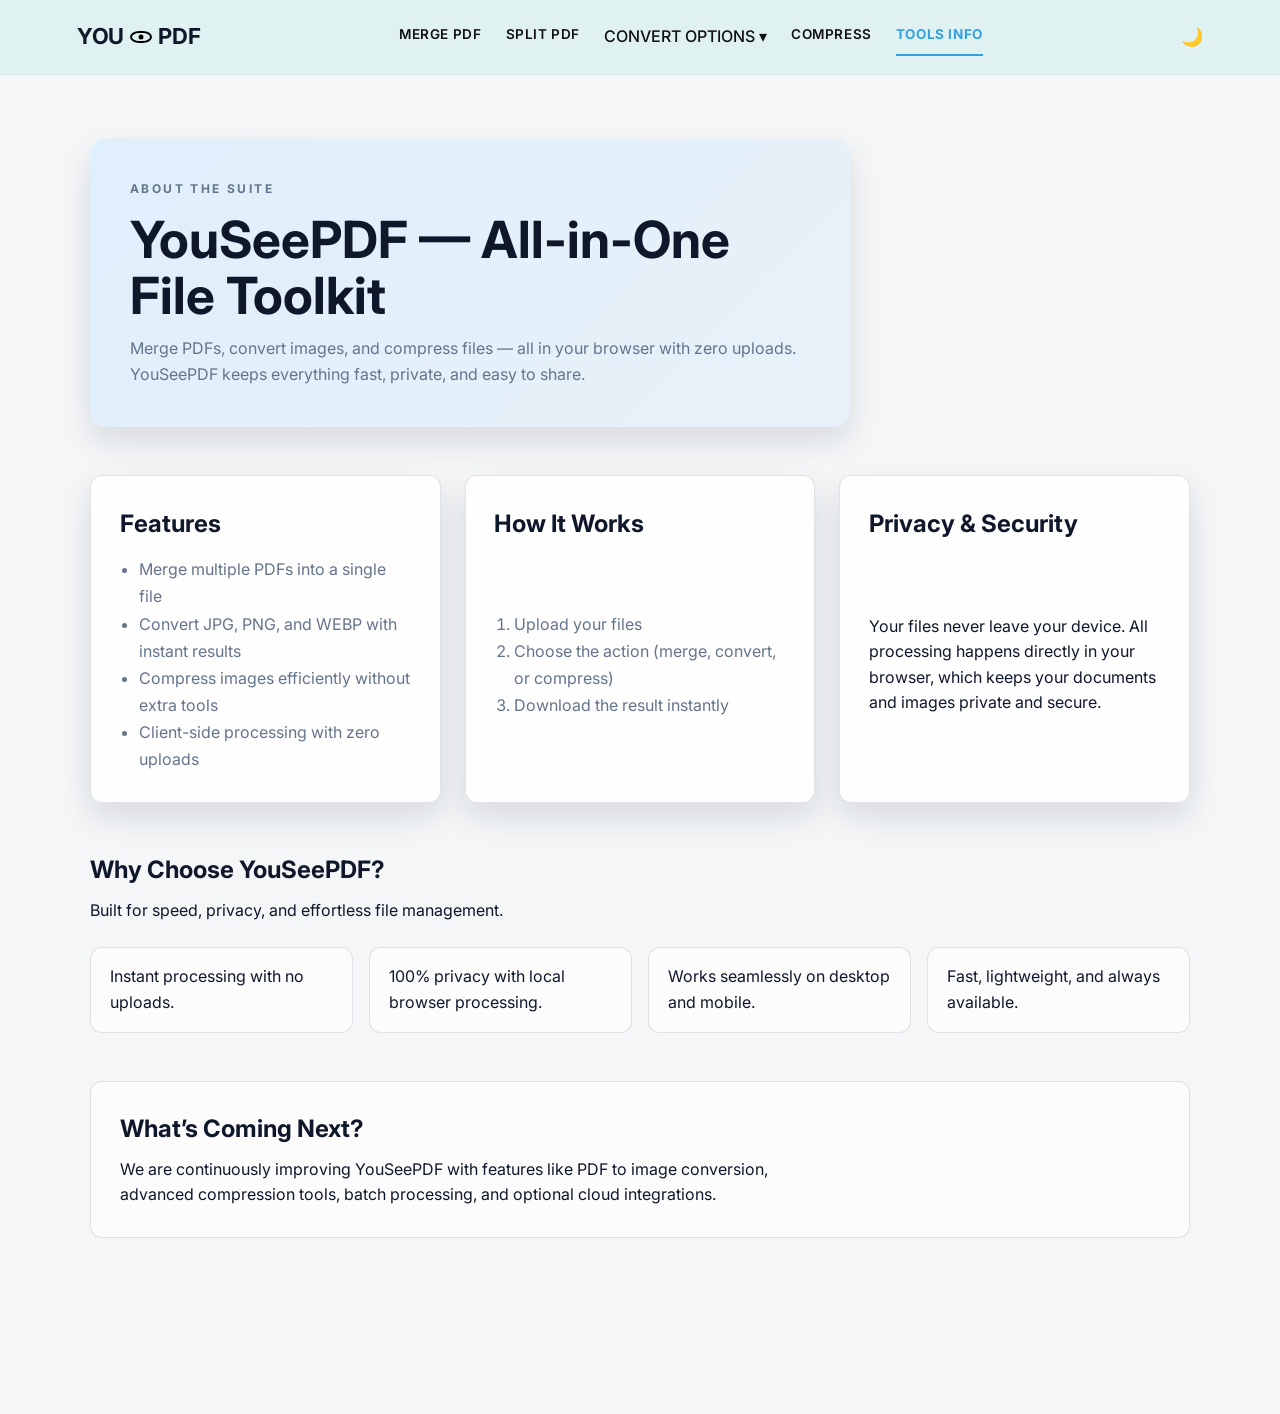
<file: about.html>
<!DOCTYPE html>
<html lang="en" data-theme="light">
  <head>
    <link rel="canonical" href="https://youseepdf.netlify.app/about.html" />
    <title>About YouSeePDF</title>
    <meta
      name="description"
      content="Learn how YouSeePDF helps you merge PDFs, convert images, and compress files."
    />
    <meta name="author" content="YouSeePDF" />
    <meta name="robots" content="index, follow" />
    <meta charset="UTF-8" />
    <meta name="viewport" content="width=device-width, initial-scale=1.0" />
    <link rel="icon" href="./favicon.ico" />

    <script>
      (function () {
        const savedTheme =
          localStorage.getItem("theme") || localStorage.getItem("pdf-theme");
        if (savedTheme === "dark") {
          document.documentElement.setAttribute("data-theme", "dark");
          localStorage.setItem("theme", "dark");
        } else {
          document.documentElement.setAttribute("data-theme", "light");
          localStorage.setItem("theme", "light");
        }
      })();
    </script>

    <link rel="preconnect" href="https://fonts.googleapis.com" />
    <link rel="preconnect" href="https://fonts.gstatic.com" crossorigin />
    <link
      href="https://fonts.googleapis.com/css2?family=Inter:wght@400;500;600;700&display=swap"
      rel="stylesheet"
    />
    <link rel="stylesheet" href="./styles/styles.css" />
  </head>
  <body>
    <header class="site-header">
      <nav class="navbar">
        <div class="logo">
          <span class="logo-text">
            YOU<span class="logo-eye"></span>PDF
          </span>
        </div>
        
        <!-- Scalable SaaS Navigation -->
        <div class="nav-links">
          <a href="/index.html" class="nav-item">Merge PDF</a>
          <a href="/split.html" class="nav-item">Split PDF</a>
          
          <!-- Convert Dropdown Tool Registry -->
          <div class="nav-dropdown" aria-haspopup="true" aria-expanded="false" tabindex="0">
            <span class="nav-item dropdown-toggle">CONVERT OPTIONS ▾</span>
            <div class="dropdown-menu">
              <div class="dropdown-group">
                <span class="dropdown-header">Convert To PDF</span>
                <a href="/convert.html?type=jpg-to-pdf">JPG to PDF</a>
                <a href="/convert.html?type=png-to-pdf">PNG to PDF</a>
              </div>
              <div class="dropdown-group">
                <span class="dropdown-header">Convert From PDF</span>
                <a href="/convert.html?type=pdf-to-jpg">PDF to JPG</a>
                <a href="/convert.html?type=pdf-to-png">PDF to PNG</a>
              </div>
            </div>
          </div>
          
          <!-- Future-ready expansion slot -->
          <a href="/compress.html" class="nav-item">Compress</a>
          <a href="/about.html" class="nav-item active">Tools Info</a>
        </div>

        <button id="themeToggle" class="theme-icon" type="button" aria-label="Toggle theme"></button>
      </nav>
    </header>

    <main>
      <section class="about-page container">
        <div class="about-hero about-hero-card">
          <p class="eyebrow">About the suite</p>
          <h1>YouSeePDF — All-in-One File Toolkit</h1>
          <p>
            Merge PDFs, convert images, and compress files — all in your browser with zero uploads.
            YouSeePDF keeps everything fast, private, and easy to share.
          </p>
        </div>

        <div class="about-grid">
          <article class="about-card">
            <h2>Features</h2>
            <ul>
              <li>Merge multiple PDFs into a single file</li>
              <li>Convert JPG, PNG, and WEBP with instant results</li>
              <li>Compress images efficiently without extra tools</li>
              <li>Client-side processing with zero uploads</li>
            </ul>
          </article>

          <article class="about-card">
            <h2>How It Works</h2>
            <ol>
              <li>Upload your files</li>
              <li>Choose the action (merge, convert, or compress)</li>
              <li>Download the result instantly</li>
            </ol>
          </article>

          <article class="about-card">
            <h2>Privacy & Security</h2>
            <p>
              Your files never leave your device. All processing happens directly in your browser,
              which keeps your documents and images private and secure.
            </p>
          </article>
        </div>

        <section class="about-section">
          <div class="about-section-header">
            <h2>Why Choose YouSeePDF?</h2>
            <p>Built for speed, privacy, and effortless file management.</p>
          </div>
          <div class="trust-grid">
            <div class="trust-card">Instant processing with no uploads.</div>
            <div class="trust-card">100% privacy with local browser processing.</div>
            <div class="trust-card">Works seamlessly on desktop and mobile.</div>
            <div class="trust-card">Fast, lightweight, and always available.</div>
          </div>
        </section>

        <section class="about-section future-section">
          <div class="about-section-header">
            <h2>What’s Coming Next?</h2>
            <p>
              We are continuously improving YouSeePDF with features like PDF to image conversion,
              advanced compression tools, batch processing, and optional cloud integrations.
            </p>
          </div>
        </section>
      </section>
    </main>

    <script>
      (function () {
        const themeToggle = document.getElementById("themeToggle");
        const syncThemeIcon = (theme) => {
          if (!themeToggle) return;
          themeToggle.textContent = theme === "dark" ? "☀️" : "🌙";
        };
        const initTheme = () => {
          const stored = localStorage.getItem("theme") || localStorage.getItem("pdf-theme");
          if (stored) {
            document.documentElement.setAttribute("data-theme", stored);
            localStorage.setItem("theme", stored);
          }
          syncThemeIcon(stored || document.documentElement.getAttribute("data-theme") || "light");
        };
        const toggleTheme = () => {
          const current = document.documentElement.getAttribute("data-theme");
          const next = current === "dark" ? "light" : "dark";
          document.documentElement.setAttribute("data-theme", next);
          localStorage.setItem("theme", next);
          syncThemeIcon(next);
        };
        if (themeToggle) {
          themeToggle.addEventListener("click", toggleTheme);
          initTheme();
        }
      })();
    </script>
  </body>
</html>
</file>
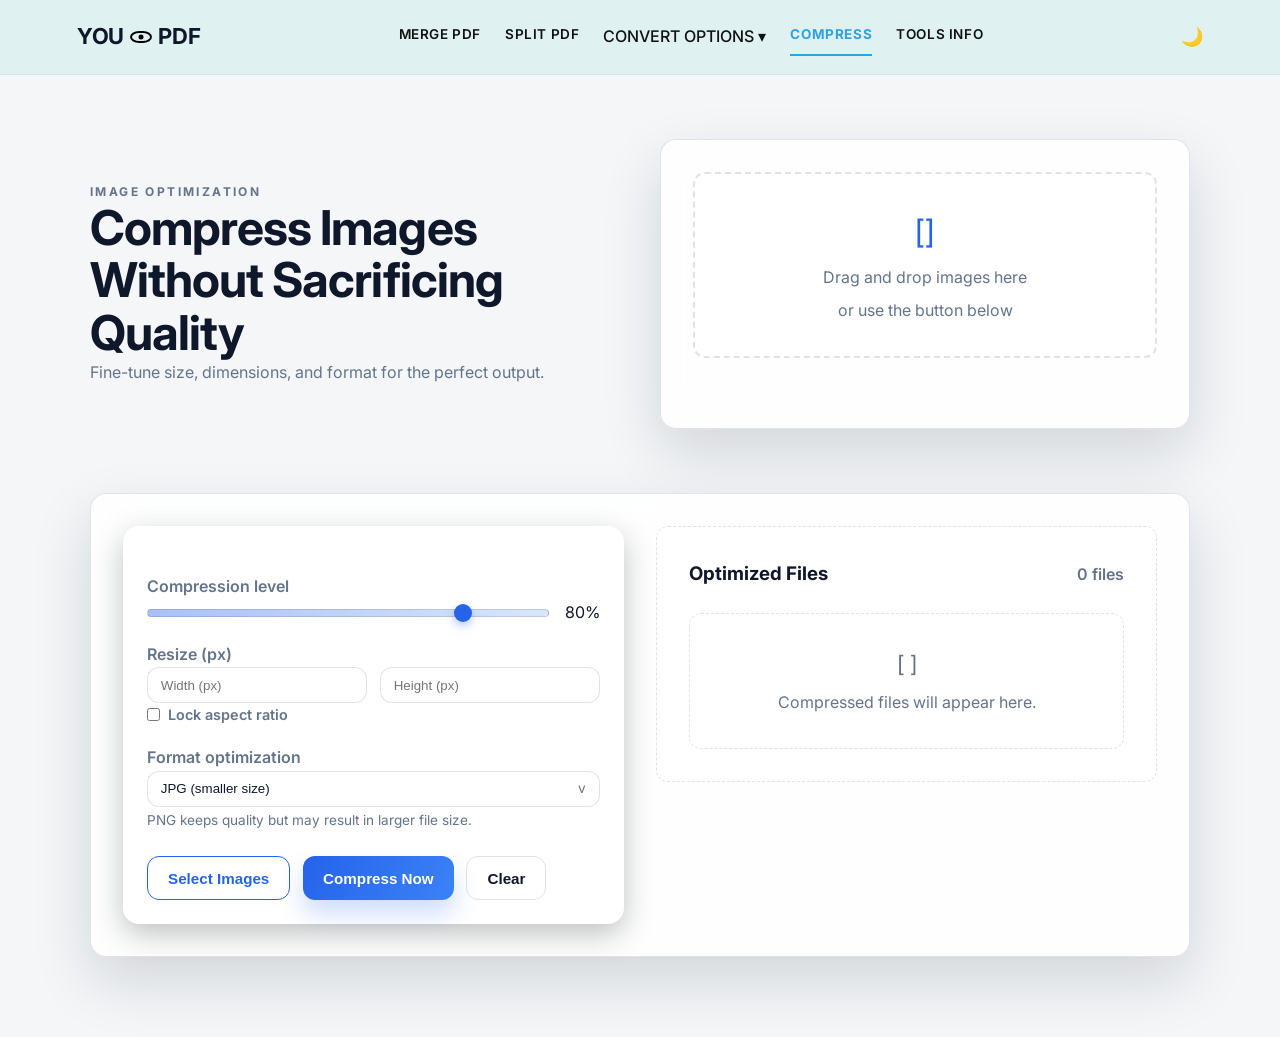
<file: compress.html>
<!DOCTYPE html>
<html lang="en" data-theme="light">
  <head>
    <link rel="canonical" href="https://youseepdf.netlify.app/compress.html" />
    <title>Compress Images Online | YouSeePDF</title>
    <meta
      name="description"
      content="Compress images with quality control, resizing, and format optimization."
    />
    <meta name="author" content="YouSeePDF" />
    <meta name="robots" content="index, follow" />
    <meta charset="UTF-8" />
    <meta name="viewport" content="width=device-width, initial-scale=1.0" />
    <link rel="icon" href="./favicon.ico" />

    <script>
      (function () {
        const savedTheme =
          localStorage.getItem("theme") || localStorage.getItem("pdf-theme");
        if (savedTheme === "dark") {
          document.documentElement.setAttribute("data-theme", "dark");
          localStorage.setItem("theme", "dark");
        } else {
          document.documentElement.setAttribute("data-theme", "light");
          localStorage.setItem("theme", "light");
        }
      })();
    </script>

    <link rel="preconnect" href="https://fonts.googleapis.com" />
    <link rel="preconnect" href="https://fonts.gstatic.com" crossorigin />
    <link
      href="https://fonts.googleapis.com/css2?family=Inter:wght@400;500;600;700&display=swap"
      rel="stylesheet"
    />
    <link rel="stylesheet" href="./styles/styles.css" />
  </head>
  <body>
    <header class="site-header">
      <nav class="navbar">
        <div class="logo">
          <span class="logo-text">
            YOU<span class="logo-eye"></span>PDF
          </span>
        </div>
        
        <!-- Scalable SaaS Navigation -->
        <div class="nav-links">
          <a href="/index.html" class="nav-item">Merge PDF</a>
          <a href="/split.html" class="nav-item">Split PDF</a>
          
          <!-- Convert Dropdown Tool Registry -->
          <div class="nav-dropdown" aria-haspopup="true" aria-expanded="false" tabindex="0">
            <span class="nav-item dropdown-toggle">CONVERT OPTIONS ▾</span>
            <div class="dropdown-menu">
              <div class="dropdown-group">
                <span class="dropdown-header">Convert To PDF</span>
                <a href="/convert.html?type=jpg-to-pdf">JPG to PDF</a>
                <a href="/convert.html?type=png-to-pdf">PNG to PDF</a>
              </div>
              <div class="dropdown-group">
                <span class="dropdown-header">Convert From PDF</span>
                <a href="/convert.html?type=pdf-to-jpg">PDF to JPG</a>
                <a href="/convert.html?type=pdf-to-png">PDF to PNG</a>
              </div>
            </div>
          </div>
          
          <!-- Future-ready expansion slot -->
          <a href="/compress.html" class="nav-item active">Compress</a>
          <a href="/about.html" class="nav-item">Tools Info</a>
        </div>

        <button id="themeToggle" class="theme-icon" type="button" aria-label="Toggle theme"></button>
      </nav>
    </header>

    <main>
      <section class="hero container compress-hero">
        <div class="hero-copy">
          <p class="eyebrow">Image optimization</p>
          <h1>Compress Images Without Sacrificing Quality</h1>
          <p>Fine-tune size, dimensions, and format for the perfect output.</p>
        </div>
        <div class="hero-card glass compress-hero-card">
          <div class="compress-drop" id="compressDropZone">
            <div class="compress-drop-content">
              <div class="compress-drop-icon">[]</div>
              <p>Drag and drop images here</p>
              <span>or use the button below</span>
            </div>
            <input id="compressInput" type="file" accept="image/jpeg,image/png,image/webp" multiple />
          </div>
          <div class="compress-status" id="compressStatus" role="status" aria-live="polite"></div>
        </div>
      </section>

      <section class="tool-shell container glass">
        <div class="tool-grid">
          <div class="tool-card">
            <div class="compress-controls">
              <div class="control-row">
                <label for="compressQuality">Compression level</label>
                <div class="slider-row">
                  <input id="compressQuality" type="range" min="0" max="100" value="80" />
                  <span id="compressQualityValue">80%</span>
                </div>
              </div>

              <div class="control-row">
                <label>Resize (px)</label>
                <div class="resize-row">
                  <input id="compressWidth" type="number" min="1" placeholder="Width (px)" />
                  <input id="compressHeight" type="number" min="1" placeholder="Height (px)" />
                </div>
                <label class="ratio-toggle">
                  <input type="checkbox" />
                  Lock aspect ratio
                </label>
              </div>

              <div class="control-row">
                <label for="compressFormat">Format optimization</label>
                <div class="select-field">
                  <select id="compressFormat">
                    <option value="jpg">JPG (smaller size)</option>
                    <option value="png">PNG (lossless / higher quality)</option>
                    <option value="webp">WEBP (best compression)</option>
                  </select>
                </div>
                <span class="helper-text">
                  PNG keeps quality but may result in larger file size.
                </span>
              </div>
            </div>

            <div class="compress-actions">
              <button class="secondary" id="selectCompressBtn" type="button">Select Images</button>
              <button class="primary primary-gradient" id="compressBtn" type="button">Compress Now</button>
              <button class="ghost" id="clearCompressBtn" type="button">Clear</button>
            </div>

            <div class="compress-progress" id="compressProgress" aria-hidden="true">
              <div class="compress-track">
                <div class="compress-fill" id="compressFill"></div>
              </div>
              <span class="compress-text" id="compressText">0%</span>
            </div>
          </div>

          <div class="compress-results panel-dashed">
            <div class="compress-results-header">
              <h3>Optimized Files</h3>
              <span id="compressCount">0 files</span>
            </div>
            <ul class="compress-results-list" id="compressResults"></ul>
          </div>
        </div>
      </section>

      <div class="compress-loading" id="compressLoading" hidden>
        <div class="spinner"></div>
        <p>Compressing images...</p>
      </div>
    </main>

    <script src="./js/compress.js" defer></script>
  </body>
</html>
</file>
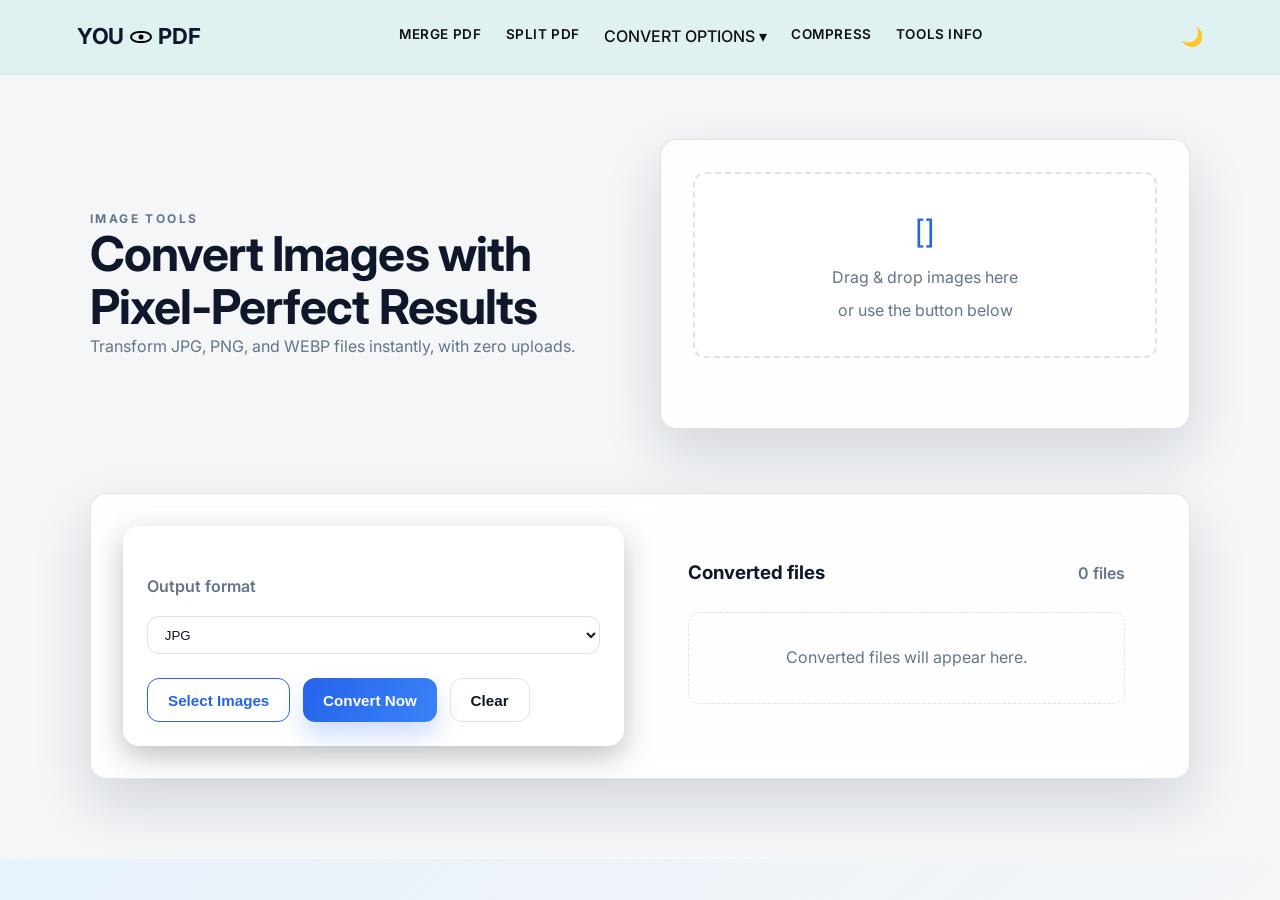
<file: convert.html>
<!DOCTYPE html>
<html lang="en" data-theme="light">
  <head>
    <link rel="canonical" href="https://youseepdf.netlify.app/convert.html" />
    <title>Convert Images Online | YouSeePDF</title>
    <meta
      name="description"
      content="Convert JPG, PNG, and WEBP images instantly in your browser."
    />
    <meta name="author" content="YouSeePDF" />
    <meta name="robots" content="index, follow" />
    <meta charset="UTF-8" />
    <meta name="viewport" content="width=device-width, initial-scale=1.0" />
    <link rel="icon" href="./favicon.ico" />

    <script>
      (function () {
        const savedTheme =
          localStorage.getItem("theme") || localStorage.getItem("pdf-theme");
        if (savedTheme === "dark") {
          document.documentElement.setAttribute("data-theme", "dark");
          localStorage.setItem("theme", "dark");
        } else {
          document.documentElement.setAttribute("data-theme", "light");
          localStorage.setItem("theme", "light");
        }
      })();
    </script>

    <link rel="preconnect" href="https://fonts.googleapis.com" />
    <link rel="preconnect" href="https://fonts.gstatic.com" crossorigin />
    <link
      href="https://fonts.googleapis.com/css2?family=Inter:wght@400;500;600;700&display=swap"
      rel="stylesheet"
    />
    <link rel="stylesheet" href="./styles/styles.css" />
  </head>
  <body>
    <header class="site-header">
      <nav class="navbar">
        <div class="logo">
          <span class="logo-text">
            YOU<span class="logo-eye"></span>PDF
          </span>
        </div>
        
        <!-- Scalable SaaS Navigation -->
        <div class="nav-links">
          <a href="/index.html" class="nav-item">Merge PDF</a>
          <a href="/split.html" class="nav-item">Split PDF</a>
          
          <!-- Convert Dropdown Tool Registry -->
          <div class="nav-dropdown" aria-haspopup="true" aria-expanded="false" tabindex="0">
            <span class="nav-item dropdown-toggle active">CONVERT OPTIONS ▾</span>
            <div class="dropdown-menu">
              <div class="dropdown-group">
                <span class="dropdown-header">Convert To PDF</span>
                <a href="/convert.html?type=jpg-to-pdf">JPG to PDF</a>
                <a href="/convert.html?type=png-to-pdf">PNG to PDF</a>
              </div>
              <div class="dropdown-group">
                <span class="dropdown-header">Convert From PDF</span>
                <a href="/convert.html?type=pdf-to-jpg">PDF to JPG</a>
                <a href="/convert.html?type=pdf-to-png">PDF to PNG</a>
              </div>
            </div>
          </div>
          
          <!-- Future-ready expansion slot -->
          <a href="/compress.html" class="nav-item">Compress</a>
          <a href="/about.html" class="nav-item">Tools Info</a>
        </div>

        <button id="themeToggle" class="theme-icon" type="button" aria-label="Toggle theme"></button>
      </nav>
    </header>

    <main>
      <section class="hero container">
        <div class="hero-copy">
          <p class="eyebrow">Image tools</p>
          <h1>Convert Images with Pixel-Perfect Results</h1>
          <p>Transform JPG, PNG, and WEBP files instantly, with zero uploads.</p>
        </div>
        <div class="hero-card glass">
          <div class="converter-drop" id="imageDropZone">
            <div class="converter-drop-content">
              <div class="converter-drop-icon">[]</div>
              <p>Drag & drop images here</p>
              <span>or use the button below</span>
            </div>
            <input id="imageInput" type="file" accept="image/jpeg,image/png,image/webp" multiple />
          </div>
          <div class="converter-status" id="imageStatus" role="status" aria-live="polite"></div>
        </div>
      </section>

      <section class="tool-shell container glass">
        <div class="tool-grid">
          <div class="tool-card">
            <div class="converter-controls">
              <label for="imageFormat">Output format</label>
              <select id="imageFormat">
                <option value="jpg">JPG</option>
                <option value="png">PNG</option>
                <option value="webp">WEBP</option>
              </select>
            </div>

            <div class="converter-actions">
              <button class="secondary" id="selectImagesBtn" type="button">Select Images</button>
              <button class="primary primary-gradient" id="convertImagesBtn" type="button">
                Convert Now
              </button>
              <button class="ghost" id="clearImagesBtn" type="button">Clear</button>
            </div>
          </div>

          <div class="converter-results">
            <div class="results-header">
              <h3>Converted files</h3>
              <span id="imageCount">0 files</span>
            </div>
            <ul class="results-list" id="imageResults"></ul>
          </div>
        </div>
      </section>

      <div class="converter-loading" id="imageLoading" hidden>
        <div class="spinner"></div>
        <p>Converting images...</p>
      </div>
    </main>

    <script src="./js/convert.js" defer></script>
  </body>
</html>
</file>
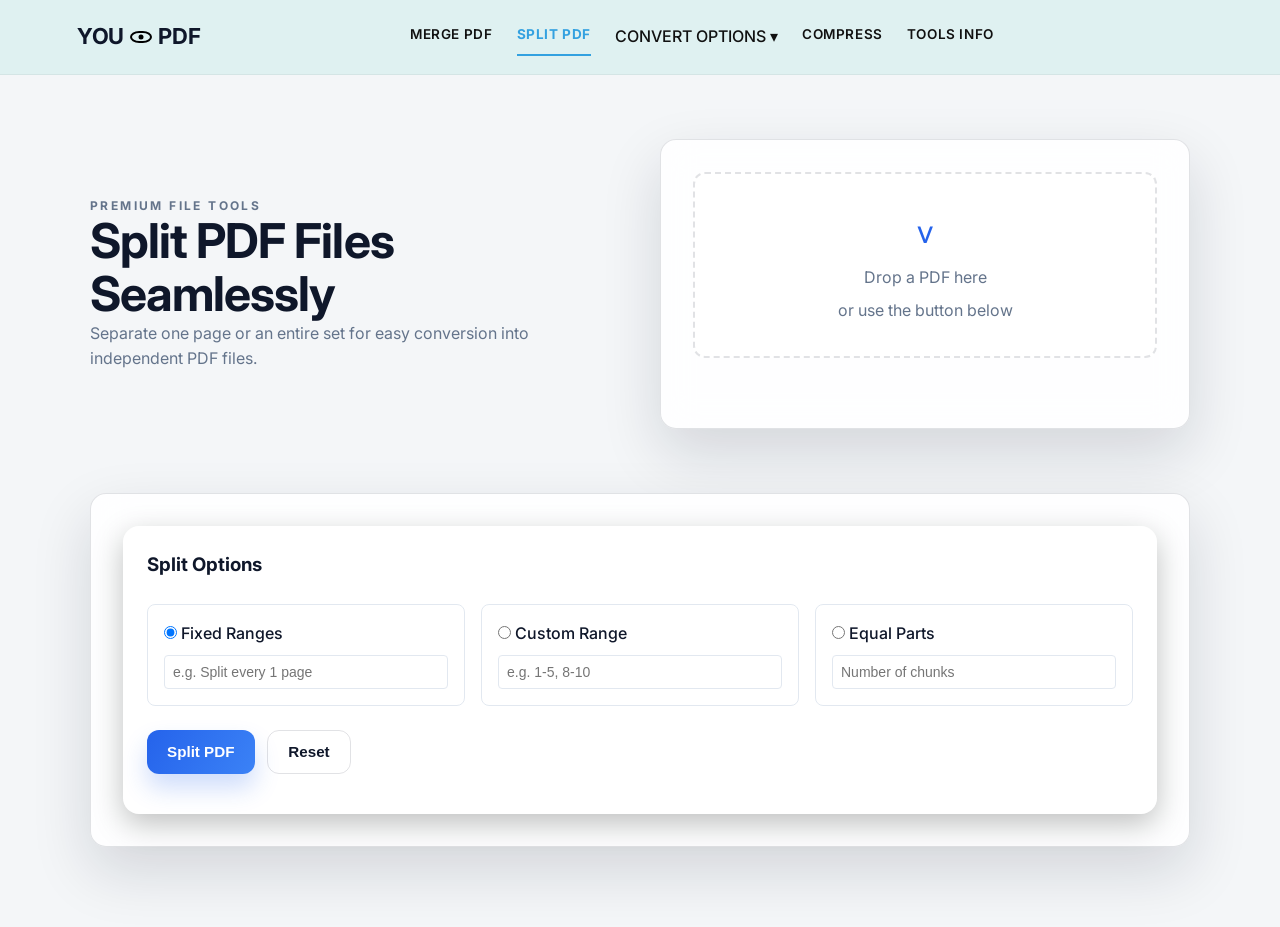
<file: split.html>
<!DOCTYPE html>
<html lang="en" data-theme="light">
  <head>
    <title>Split PDF | YouSeePDF</title>
    <meta charset="UTF-8" />
    <meta name="viewport" content="width=device-width, initial-scale=1.0" />
    <link href="https://fonts.googleapis.com/css2?family=Inter:wght@400;500;600;700&display=swap" rel="stylesheet" />
    <link rel="stylesheet" href="./styles/styles.css" />
  </head>
  <body>
    <header class="site-header">
      <nav class="navbar">
        <div class="logo">
          <span class="logo-text">
            YOU<span class="logo-eye"></span>PDF
          </span>
        </div>
        
        <!-- Scalable SaaS Navigation -->
        <div class="nav-links">
          <a href="/index.html" class="nav-item">Merge PDF</a>
          <a href="/split.html" class="nav-item active">Split PDF</a>
          
          <!-- Convert Dropdown Tool Registry -->
          <div class="nav-dropdown" aria-haspopup="true" aria-expanded="false" tabindex="0">
            <span class="nav-item dropdown-toggle">CONVERT OPTIONS ▾</span>
            <div class="dropdown-menu">
              <div class="dropdown-group">
                <span class="dropdown-header">Convert To PDF</span>
                <a href="/convert.html?type=jpg-to-pdf">JPG to PDF</a>
                <a href="/convert.html?type=png-to-pdf">PNG to PDF</a>
              </div>
              <div class="dropdown-group">
                <span class="dropdown-header">Convert From PDF</span>
                <a href="/convert.html?type=pdf-to-jpg">PDF to JPG</a>
                <a href="/convert.html?type=pdf-to-png">PDF to PNG</a>
              </div>
            </div>
          </div>
          
          <!-- Future-ready expansion slot -->
          <a href="/compress.html" class="nav-item">Compress</a>
          <a href="/about.html" class="nav-item">Tools Info</a>
        </div>

        <button id="themeToggle" class="theme-icon" type="button" aria-label="Toggle theme"></button>
      </nav>
    </header>
    
    <main>
      <section class="hero container">
        <div class="hero-copy">
          <p class="eyebrow">Premium file tools</p>
          <h1>Split PDF Files Seamlessly</h1>
          <p>Separate one page or an entire set for easy conversion into independent PDF files.</p>
        </div>
        
        <div class="hero-card glass">
          <div class="drop-zone" id="splitDropZone">
            <div class="drop-content">
              <div class="drop-icon">v</div>
              <p>Drop a PDF here</p>
              <span>or use the button below</span>
            </div>
            <input id="splitFileInput" type="file" accept="application/pdf" />
          </div>
          <div class="status" id="splitStatusMessage" role="status" aria-live="polite"></div>
        </div>
      </section>

      <section class="tool-shell container glass">
        <div class="tool-grid">
          <div class="tool-card">
            <h3>Split Options</h3>
            
            <div class="split-options-container">
              <div class="split-option-card">
                <label>
                  <div><input type="radio" name="splitType" value="fixed" checked /> Fixed Ranges</div>
                  <input type="number" placeholder="e.g. Split every 1 page" min="1" id="fixedRangeInput" />
                </label>
              </div>
              <div class="split-option-card">
                <label>
                  <div><input type="radio" name="splitType" value="custom" /> Custom Range</div>
                  <input type="text" placeholder="e.g. 1-5, 8-10" id="customRangeInput" />
                </label>
              </div>
              <div class="split-option-card">
                <label>
                  <div><input type="radio" name="splitType" value="equal" /> Equal Parts</div>
                  <input type="number" placeholder="Number of chunks" min="2" id="equalPartsInput" />
                </label>
              </div>
            </div>

            <div class="merge-actions">
              <button class="primary primary-gradient" id="splitBtn" type="button">Split PDF</button>
              <button class="ghost" id="clearSplit" type="button">Reset</button>
            </div>

            <!-- Dynamic Results Target -->
            <ul class="file-list" id="splitResults" aria-live="polite" style="margin-top: 1rem;">
               <!-- Results injected by JS: Part1.pdf | Download -->
            </ul>
          </div>
        </div>
      </section>
    </main>
    <script src="./js/script.js"></script>
    <script>
       // Placeholder script architecture to stub immediate testing without backend/heavy logical refactor
       document.getElementById('splitBtn').addEventListener('click', (e) => {
         e.preventDefault();
         const results = document.getElementById('splitResults');
         results.innerHTML = `
           <li class="file-item">
             <span class="file-name">Part 1.pdf</span>
             <button class="ghost" onclick="alert('Download Triggered')">Download</button>
           </li>
           <li class="file-item">
             <span class="file-name">Part 2.pdf</span>
             <button class="ghost" onclick="alert('Download Triggered')">Download</button>
           </li>`;
       });
    </script>
  </body>
</html>
</file>
<file: styles/styles.css>
:root {
  color-scheme: light;
  --bg: #f8fbff;
  --bg-alt: #eef6ff;
  --surface: rgba(255, 255, 255, 0.9);
  --surface-strong: #ffffff;
  --surface-muted: rgba(255, 255, 255, 0.7);
  --text: #0f172a;
  --muted: #64748b;
  --accent: #2563eb;
  --accent-hover: #3b82f6;
  --accent-soft: rgba(37, 99, 235, 0.12);
  --border: rgba(15, 23, 42, 0.12);
  --shadow-lg: 0 24px 60px rgba(15, 23, 42, 0.14);
  --shadow-md: 0 14px 32px rgba(15, 23, 42, 0.12);
  --radius-lg: 16px;
  --radius-md: 12px;
  --max-width: 1100px;
}

[data-theme="dark"] {
  color-scheme: dark;
  --bg: #0f172a;
  --bg-alt: #111c34;
  --surface: rgba(15, 23, 42, 0.68);
  --surface-strong: rgba(17, 24, 39, 0.95);
  --surface-muted: rgba(15, 23, 42, 0.58);
  --text: #e2e8f0;
  --muted: #94a3b8;
  --accent: #60a5fa;
  --accent-hover: #93c5fd;
  --accent-soft: rgba(96, 165, 250, 0.18);
  --border: rgba(148, 163, 184, 0.2);
  --shadow-lg: 0 24px 60px rgba(2, 6, 23, 0.6);
  --shadow-md: 0 14px 32px rgba(2, 6, 23, 0.45);
}

* {
  box-sizing: border-box;
  margin: 0;
  padding: 0;
}

body {
  font-family: "Inter", sans-serif;
  background-color: #F4F6F8 !important;
  background-image: none !important;
  color: var(--text);
  min-height: 100vh;
  line-height: 1.6;
  overflow-x: hidden;
}

body::before {
  content: "";
  position: fixed;
  inset: 0;
  background: linear-gradient(135deg, rgba(207, 233, 255, 0.55), rgba(124, 195, 255, 0));
  pointer-events: none;
  z-index: -2;
}

[data-theme="dark"] body::before {
  background: radial-gradient(circle at top, rgba(96, 165, 250, 0.08), transparent 70%);
}

[data-theme="dark"] body {
  background-color: #0B1220 !important;
}

[hidden] {
  display: none !important;
}

a {
  color: inherit;
  text-decoration: none;
}

main {
  padding: 0 6vw 5rem;
  background-color: #F4F6F8 !important;
}

[data-theme="dark"] main {
  background-color: #0B1220 !important;
}

.container {
  width: min(100%, var(--max-width));
  margin: 0 auto;
}

.glass {
  background: var(--surface);
  border: 1px solid var(--border);
  border-radius: var(--radius-lg);
  box-shadow: var(--shadow-lg);
  backdrop-filter: blur(18px);
}

.site-header {
  position: sticky;
  top: 0;
  z-index: 10;
  background-color: #DFF1F1 !important;
  background-image: none !important;
  border-bottom: 1px solid rgba(0, 0, 0, 0.05);
  backdrop-filter: blur(18px);
}

[data-theme="dark"] .site-header {
  background: rgba(15, 23, 42, 0.8);
}

.navbar {
  display: flex;
  align-items: center;
  justify-content: space-between;
  padding: 1.2rem 6vw;
  gap: 1.5rem;
}

.logo {
  display: flex;
  align-items: center;
}

.logo-text {
  font-size: 22px;
  font-weight: 700 !important;
  letter-spacing: -0.2px;
  display: inline-flex;
  align-items: center;
}

.logo-eye {
  display: inline-block !important;
  width: 22px !important;
  height: 12px !important;
  margin: 0 6px !important;
  border: 2px solid #000 !important;
  border-radius: 50% / 60% !important;
  position: relative !important;
  vertical-align: middle !important;
}

.logo-eye::after {
  content: "" !important;
  position: absolute !important;
  top: 50% !important;
  left: 50% !important;
  width: 5px !important;
  height: 5px !important;
  background: #000 !important;
  border-radius: 50% !important;
  transform: translate(-50%, -50%) !important;
}

.nav-links {
  display: flex;
  gap: 1.5rem;
  font-weight: 500;
  color: var(--muted);
}

.nav-links a {
  position: relative;
  padding-bottom: 0.2rem;
  transition: color 0.3s ease;
}

.navbar a {
  text-transform: uppercase;
  font-size: 13.5px;
  font-weight: 600;
  letter-spacing: 0.6px;
  color: #111 !important;
}

.navbar .dropdown-toggle {
  color: #111 !important;
}

.nav-links a::after {
  content: "";
  position: absolute;
  left: 0;
  bottom: -6px;
  width: 0;
  height: 2px;
  background: var(--accent);
  transition: width 0.3s ease;
}

.nav-links a:hover {
  color: var(--text);
}

.nav-links a:hover::after {
  width: 100%;
}

.nav-links a.active {
  color: var(--text);
  font-weight: 700;
}

.nav-links a.active::after {
  width: 100%;
}

.theme-toggle {
  border: 1px solid var(--border);
  background: var(--surface-strong);
  border-radius: 999px;
  padding: 0.5rem 1rem;
  display: inline-flex;
  align-items: center;
  gap: 0.5rem;
  font-weight: 600;
  cursor: pointer;
  transition: all 0.3s ease;
}

.toggle-icon {
  display: inline-flex;
  align-items: center;
  justify-content: center;
  width: 1.1rem;
  height: 1.1rem;
}

.toggle-icon svg {
  width: 100%;
  height: 100%;
  display: block;
}

.toggle-text {
  color: transparent;
}

.theme-toggle:hover {
  transform: translateY(-1px) scale(1.02);
}

.theme-icon {
  background: none;
  border: none;
  font-size: 18px;
  cursor: pointer;
}

header + div {
  display: none !important;
}

.eyebrow {
  text-transform: uppercase;
  letter-spacing: 0.2em;
  font-size: 0.75rem;
  color: var(--accent);
  font-weight: 700;
}

.hero {
  display: grid;
  grid-template-columns: repeat(auto-fit, minmax(280px, 1fr));
  gap: 2.5rem;
  padding: 4rem 0 2rem;
  align-items: center;
}

.hero h1 {
  font-size: clamp(2.5rem, 4vw, 3rem);
  font-weight: 700;
  line-height: 1.1;
  letter-spacing: -0.02em;
}

.hero p {
  color: var(--muted);
}

.hero-copy {
  max-width: 520px;
}

.hero-actions {
  margin-top: 1.5rem;
  display: flex;
  gap: 1rem;
  flex-wrap: wrap;
}

.hero-actions .ghost {
  background: transparent;
  opacity: 0.85;
}

.hero-card {
  padding: 2rem;
}

.compress-hero {
  position: relative;
}

.compress-hero::after {
  content: "";
  position: absolute;
  top: -40px;
  right: -60px;
  width: 320px;
  height: 320px;
  background: radial-gradient(circle, rgba(124, 195, 255, 0.35), transparent 70%);
  filter: blur(12px);
  z-index: -1;
}

[data-theme="dark"] .compress-hero::after {
  background: radial-gradient(circle, rgba(96, 165, 250, 0.2), transparent 70%);
}

.tool-card {
  background: rgba(255, 255, 255, 0.03);
  border-radius: 16px;
  padding: 24px;
  box-shadow: 0 10px 30px rgba(0, 0, 0, 0.25);
  backdrop-filter: blur(10px);
}

[data-theme="dark"] .tool-card {
  background: rgba(15, 23, 42, 0.55);
}

.tool-shell {
  margin-top: 2rem;
  padding: 2rem;
}

.tool-grid {
  display: grid;
  grid-template-columns: repeat(auto-fit, minmax(280px, 1fr));
  gap: 2rem;
  align-items: start;
}

.drop-zone,
.converter-drop,
.compress-drop {
  border: 2px dashed var(--border);
  border-radius: var(--radius-md);
  padding: 2rem 1.5rem;
  text-align: center;
  background: var(--surface-muted);
  transition: all 0.3s ease;
  position: relative;
}

.drop-zone.active,
.converter-drop.active,
.compress-drop.active {
  border-color: var(--accent);
  background: var(--accent-soft);
}

.drop-zone input,
.converter-drop input,
.compress-drop input {
  position: absolute;
  inset: 0;
  opacity: 0;
  cursor: pointer;
}

.drop-content,
.converter-drop-content,
.compress-drop-content {
  display: grid;
  gap: 0.5rem;
  color: var(--muted);
}

.drop-icon,
.converter-drop-icon,
.compress-drop-icon {
  font-size: 2rem;
  color: var(--accent);
}

.primary,
.ghost {
  border-radius: 12px;
  padding: 0.7rem 1.25rem;
  font-weight: 600;
  font-size: 0.95rem;
  cursor: pointer;
  border: none;
  min-height: 44px;
  transition: all 0.3s ease;
}

.primary {
  background: var(--accent);
  color: #ffffff;
  box-shadow: 0 14px 24px rgba(37, 99, 235, 0.22);
}

.primary:hover {
  background: var(--accent-hover);
  transform: translateY(-1px) scale(1.02);
}

.primary:active,
.ghost:active,
.secondary:active {
  transform: scale(0.98);
}

.ghost {
  background: transparent;
  border: 1px solid var(--border);
  color: var(--text);
}

.ghost:hover {
  border-color: var(--accent);
  transform: translateY(-1px) scale(1.02);
}

.secondary {
  background: transparent;
  border: 1px solid var(--accent);
  color: var(--accent);
  border-radius: 12px;
  padding: 0.7rem 1.25rem;
  font-weight: 600;
  font-size: 0.95rem;
  cursor: pointer;
  min-height: 44px;
  transition: all 0.3s ease;
}

.secondary:hover {
  background: var(--accent-soft);
  transform: translateY(-1px) scale(1.02);
}

.select-pdf-btn {
  height: 44px !important;
  min-height: 44px !important;
  padding: 0 20px !important;
  font-size: 0.95rem !important;
  line-height: 44px !important;
  border-radius: 12px !important;
  display: inline-flex !important;
  align-items: center !important;
  justify-content: center !important;
}

.primary-gradient {
  background: linear-gradient(120deg, #2563eb, #3b82f6);
}

.primary-gradient:hover {
  background: linear-gradient(120deg, #1d4ed8, #60a5fa);
}

.status,
.converter-status,
.compress-status {
  margin-top: 1rem;
  min-height: 1.4rem;
  font-weight: 600;
}

.status.success,
.converter-status.success,
.compress-status.success {
  color: #16a34a;
}

.status.error,
.converter-status.error,
.compress-status.error {
  color: #dc2626;
}

.status.info,
.converter-status.info,
.compress-status.info {
  color: var(--muted);
}

.file-list,
.results-list,
.compress-results-list {
  list-style: none;
  display: grid;
  gap: 1rem;
  margin-top: 1.5rem;
}

.file-card,
.result-card,
.compress-result-card {
  background: var(--surface-muted);
  border-radius: var(--radius-md);
  padding: 1rem 1.2rem;
  border: 1px solid var(--border);
}

.progress,
.compress-progress {
  margin-top: 1rem;
  display: flex;
  align-items: center;
  gap: 1rem;
}

.progress[aria-hidden="true"],
.compress-progress[aria-hidden="true"] {
  display: none;
}

.progress-track,
.compress-track {
  flex: 1;
  height: 8px;
  background: rgba(100, 116, 139, 0.2);
  border-radius: 999px;
  overflow: hidden;
}

.progress-fill,
.compress-fill {
  height: 100%;
  width: 0;
  background: linear-gradient(120deg, #cfe9ff, #7cc3ff);
  transition: width 0.2s ease;
}

.download-panel {
  margin-top: 1.5rem;
  padding: 1.5rem;
  border-radius: var(--radius-md);
  background: var(--accent-soft);
  display: flex;
  align-items: center;
  justify-content: space-between;
  gap: 1rem;
}

.converter-actions,
.compress-actions,
.merge-actions {
  display: flex;
  gap: 0.8rem;
  flex-wrap: wrap;
  margin-top: 1.5rem;
}

.compress-actions {
  align-items: center;
}

.helper-text {
  font-size: 0.85rem;
  color: var(--muted);
}

.converter-controls,
.compress-controls {
  display: grid;
  gap: 1rem;
  margin-top: 1.5rem;
}

.control-row label,
.converter-controls label,
.filename-label {
  font-weight: 600;
  color: var(--muted);
}

select,
input[type="text"],
input[type="number"],
input[type="range"] {
  width: 100%;
  border: 1px solid var(--border);
  background: var(--surface-strong);
  border-radius: var(--radius-md);
  padding: 0.6rem 0.8rem;
  font-weight: 500;
  color: var(--text);
}

input[type="range"] {
  height: 8px;
  padding: 0;
  background: linear-gradient(90deg, rgba(37, 99, 235, 0.4), rgba(59, 130, 246, 0.2));
  appearance: none;
}

input[type="range"]::-webkit-slider-thumb {
  appearance: none;
  width: 18px;
  height: 18px;
  border-radius: 50%;
  background: var(--accent);
  box-shadow: 0 4px 10px rgba(37, 99, 235, 0.35);
  cursor: pointer;
}

input[type="range"]::-moz-range-thumb {
  width: 18px;
  height: 18px;
  border-radius: 50%;
  border: none;
  background: var(--accent);
  box-shadow: 0 4px 10px rgba(37, 99, 235, 0.35);
  cursor: pointer;
}

.ratio-toggle {
  display: inline-flex;
  align-items: center;
  gap: 0.5rem;
  font-size: 0.9rem;
  color: var(--muted);
}

.ratio-toggle input {
  width: auto;
}

.select-field {
  position: relative;
}

.select-field::after {
  content: "v";
  position: absolute;
  right: 14px;
  top: 50%;
  transform: translateY(-50%);
  color: var(--muted);
  pointer-events: none;
  font-size: 0.85rem;
}

.select-field select {
  appearance: none;
  padding-right: 2rem;
}

.converter-results,
.compress-results,
.merge-list {
  padding: 2rem;
}

.panel-dashed {
  border: 1px dashed var(--border);
  border-radius: var(--radius-md);
  background: var(--surface-muted);
}

.results-header,
.compress-results-header {
  display: flex;
  align-items: center;
  justify-content: space-between;
  gap: 1rem;
  margin-bottom: 1rem;
}

#imageCount,
#compressCount {
  color: var(--muted);
  font-weight: 600;
}

.result-meta,
.compress-result-meta {
  color: var(--muted);
  font-size: 0.9rem;
}

.results-empty,
.compress-empty,
.empty-state {
  text-align: center;
  padding: 2rem;
  border: 1px dashed var(--border);
  border-radius: var(--radius-md);
  color: var(--muted);
}

.compress-empty::before {
  content: "[ ]";
  display: block;
  font-size: 1.4rem;
  color: var(--muted);
  margin-bottom: 0.5rem;
}

.converter-loading,
.compress-loading,
.loading {
  position: fixed;
  inset: 0;
  background: rgba(15, 23, 42, 0.4);
  display: grid;
  place-items: center;
  color: #ffffff;
  gap: 1rem;
  backdrop-filter: blur(6px);
}

.spinner {
  width: 48px;
  height: 48px;
  border-radius: 50%;
  border: 4px solid rgba(255, 255, 255, 0.2);
  border-top-color: #ffffff;
  animation: spin 1s linear infinite;
}

.file-card {
  display: grid;
  grid-template-columns: auto 1fr auto auto;
  align-items: center;
  gap: 1rem;
}

.file-order {
  width: 36px;
  height: 36px;
  border-radius: 50%;
  background: var(--accent-soft);
  display: grid;
  place-items: center;
  font-weight: 700;
}

.file-info h4 {
  font-weight: 600;
  margin-bottom: 0.2rem;
}

.file-info span {
  color: var(--muted);
  font-size: 0.85rem;
}

.drag-handle,
.remove {
  border: none;
  background: transparent;
  font-weight: 600;
  color: var(--muted);
  cursor: grab;
}

.remove {
  color: #dc2626;
  cursor: pointer;
}

.compress-result-main {
  display: flex;
  align-items: center;
  justify-content: space-between;
  gap: 1rem;
  flex-wrap: wrap;
}

.compress-preview {
  display: grid;
  grid-template-columns: repeat(auto-fit, minmax(120px, 1fr));
  gap: 0.8rem;
  margin-top: 0.8rem;
}

.preview-item {
  display: grid;
  gap: 0.4rem;
  color: var(--muted);
  font-size: 0.8rem;
}

.preview-item img {
  width: 100%;
  border-radius: var(--radius-md);
  border: 1px solid var(--border);
  background: #ffffff;
  object-fit: cover;
}

.slider-row {
  display: flex;
  align-items: center;
  gap: 1rem;
}

.resize-row {
  display: grid;
  grid-template-columns: repeat(auto-fit, minmax(120px, 1fr));
  gap: 0.8rem;
}

.progress-text,
.compress-text {
  font-weight: 600;
  color: var(--muted);
}

.about-page {
  padding: 4rem 0 6rem;
}

.about-hero {
  max-width: 760px;
  display: grid;
  gap: 0.8rem;
  margin-bottom: 3rem;
}

.about-hero-card {
  padding: 2.5rem;
  border-radius: var(--radius-lg);
  background: linear-gradient(135deg, rgba(207, 233, 255, 0.55), rgba(124, 195, 255, 0.1));
  box-shadow: var(--shadow-md);
}

[data-theme="dark"] .about-hero-card {
  background: linear-gradient(135deg, rgba(30, 64, 175, 0.35), rgba(15, 23, 42, 0.2));
}

.about-hero h1 {
  font-size: clamp(2.4rem, 4vw, 3.2rem);
  font-weight: 700;
  line-height: 1.1;
}

.about-hero p {
  color: var(--muted);
}

.about-grid {
  display: grid;
  grid-template-columns: repeat(auto-fit, minmax(240px, 1fr));
  gap: 1.5rem;
}

.about-card {
  background: var(--surface);
  border-radius: var(--radius-md);
  padding: 1.8rem;
  box-shadow: var(--shadow-md);
  display: grid;
  gap: 0.8rem;
  border: 1px solid var(--border);
  transition: transform 0.3s ease, box-shadow 0.3s ease;
}

.about-card:hover {
  transform: translateY(-4px);
  box-shadow: var(--shadow-lg);
}

.about-card ul,
.about-card ol {
  margin-left: 1.2rem;
  color: var(--muted);
  line-height: 1.7;
}

.about-section {
  margin-top: 3rem;
  display: grid;
  gap: 1.5rem;
}

.about-section-header {
  max-width: 700px;
  display: grid;
  gap: 0.5rem;
}

.trust-grid {
  display: grid;
  grid-template-columns: repeat(auto-fit, minmax(200px, 1fr));
  gap: 1rem;
}

.trust-card {
  padding: 1rem 1.2rem;
  border-radius: var(--radius-md);
  background: var(--surface-muted);
  border: 1px solid var(--border);
  transition: transform 0.3s ease;
}

.trust-card:hover {
  transform: translateY(-3px);
}

.future-section {
  padding: 1.8rem;
  border-radius: var(--radius-md);
  background: var(--surface-muted);
  border: 1px solid var(--border);
}

@keyframes spin {
  to {
    transform: rotate(360deg);
  }
}

@media (max-width: 900px) {
  .nav-links {
    display: flex;
    flex: 1 1 auto;
    min-width: 0;
    overflow-x: auto;
    white-space: nowrap;
    scrollbar-width: none;
  }

  .nav-links::-webkit-scrollbar {
    display: none;
  }
}

@media (max-width: 768px) {
  .hero {
    padding-top: 2.5rem;
  }

  .hero-actions,
  .converter-actions,
  .compress-actions,
  .merge-actions {
    flex-direction: column;
    align-items: stretch;
  }

  .file-card {
    grid-template-columns: 1fr;
    justify-items: start;
  }

  .download-panel {
    flex-direction: column;
    align-items: flex-start;
  }
}

/* =========================================================
   SAAS COMPONENTS ARCHITECTURE - Tool Navigation & Dropdown
   ========================================================= */

/* Dropdown Container */
.site-header .nav-links .nav-dropdown {
  position: relative;
  display: inline-block;
  cursor: pointer;
}

.site-header .nav-links .dropdown-toggle {
  display: inline-flex;
  align-items: center;
  gap: 0.25rem;
}

/* Dropdown Menu (Absolute, no layout push) */
.site-header .nav-links .dropdown-menu {
  position: absolute;
  top: 100%;
  left: 0;
  min-width: 200px;
  background-color: var(--surface-bg, #ffffff);
  border: 1px solid var(--border-color, #e2e8f0);
  border-radius: 8px;
  box-shadow: 0 10px 15px -3px rgba(0, 0, 0, 0.1), 0 4px 6px -2px rgba(0, 0, 0, 0.05);
  opacity: 0;
  visibility: hidden;
  transform: translateY(10px);
  transition: opacity 200ms ease, transform 200ms ease, visibility 200ms;
  z-index: 1000;
  padding: 0.5rem 0;
}

/* Hover State (Desktop) & Focus-Within (A11y) */
.site-header .nav-links .nav-dropdown:hover .dropdown-menu,
.site-header .nav-links .nav-dropdown:focus-within .dropdown-menu {
  opacity: 1;
  visibility: visible;
  transform: translateY(0);
}

/* Dropdown Groups & Links */
.site-header .nav-links .dropdown-group {
  padding: 0.5rem 0;
}
.site-header .nav-links .dropdown-group:not(:last-child) {
  border-bottom: 1px solid var(--border-color, #e2e8f0);
}

.site-header .nav-links .dropdown-header {
  display: block;
  padding: 0.25rem 1rem;
  font-size: 0.75rem;
  font-weight: 700;
  text-transform: uppercase;
  color: var(--text-muted, #64748b);
  letter-spacing: 0.05em;
}

.site-header .nav-links .dropdown-menu a {
  display: block;
  padding: 0.5rem 1rem;
  color: var(--text-main, #0f172a);
  text-decoration: none;
  font-size: 0.875rem;
  transition: background-color 150ms ease;
  margin: 0;
}

.site-header .nav-links .dropdown-menu a:hover {
  background-color: var(--hover-bg, #f1f5f9);
}

/* Specific Split UI Modules */
.split-options-container {
  display: grid;
  grid-template-columns: repeat(auto-fit, minmax(200px, 1fr));
  gap: 1rem;
  margin: 1.5rem 0;
}

.split-option-card {
  border: 1px solid var(--border-color, #e2e8f0);
  border-radius: 8px;
  padding: 1rem;
  cursor: pointer;
  transition: border-color 150ms ease, background-color 150ms;
}

.split-option-card:focus-within,
.split-option-card:hover {
  border-color: var(--accent-color, #3b82f6);
  background-color: var(--hover-bg, #f8fafc);
}

.split-option-card label {
  display: flex;
  flex-direction: column;
  gap: 0.5rem;
  font-weight: 500;
  cursor: pointer;
}

.split-option-card input[type="text"],
.split-option-card input[type="number"] {
  width: 100%;
  padding: 0.5rem;
  border: 1px solid var(--border-color, #e2e8f0);
  border-radius: 4px;
  font-size: 0.875rem;
}

.navbar a:hover {
  color: #33A1E0 !important;
}

.navbar a.active {
  color: #33A1E0 !important;
}

.navbar a:hover::after,
.navbar a.active::after {
  background-color: #33A1E0 !important;
}
</file>
